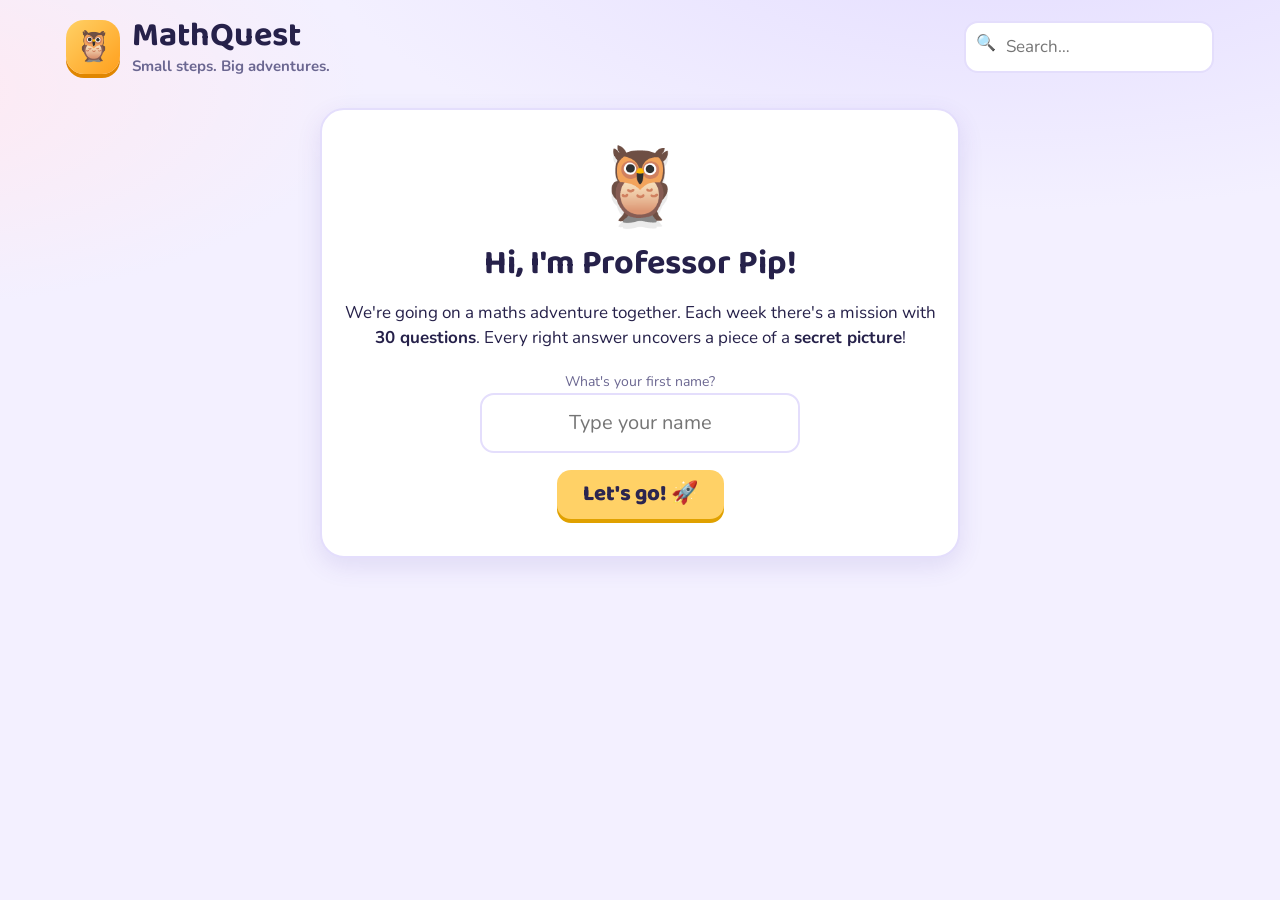
<file: index.html>
<!doctype html>
<html lang="en-AU">
<head>
<meta charset="utf-8">
<meta name="viewport" content="width=device-width, initial-scale=1">
<title>MathQuest</title>
<meta name="robots" content="noindex,nofollow">
<link rel="icon" href="data:image/svg+xml,%3Csvg xmlns='http://www.w3.org/2000/svg' viewBox='0 0 100 100'%3E%3Ctext y='.9em' font-size='90'%3E🦉%3C/text%3E%3C/svg%3E">
<link rel="preconnect" href="https://fonts.googleapis.com"><link rel="preconnect" href="https://fonts.gstatic.com" crossorigin>
<link href="https://fonts.googleapis.com/css2?family=Baloo+2:wght@600;800&family=Nunito:wght@500;700;800;900&display=swap" rel="stylesheet">
<link rel="stylesheet" href="css/style.css?v=9">
</head>
<body>
<div id="app" class="wrap"></div>
<div id="overlay"></div>
<div id="confetti" class="confetti" aria-hidden="true"></div>
<noscript><div class="wrap"><div class="card">MathQuest needs JavaScript turned on to work.</div></div></noscript>
<script src="js/config.js?v=9"></script>
<script src="js/engine.js?v=9"></script>
<script src="js/gens1.js?v=9"></script>
<script src="js/gens2.js?v=9"></script>
<script src="js/curriculum.js?v=9"></script>
<script src="js/pictures.js?v=9"></script>
<script src="js/jokes.js?v=9"></script>
<script src="js/tracker.js?v=9"></script>
<script src="js/app.js?v=9"></script>
</body>
</html>
</file>
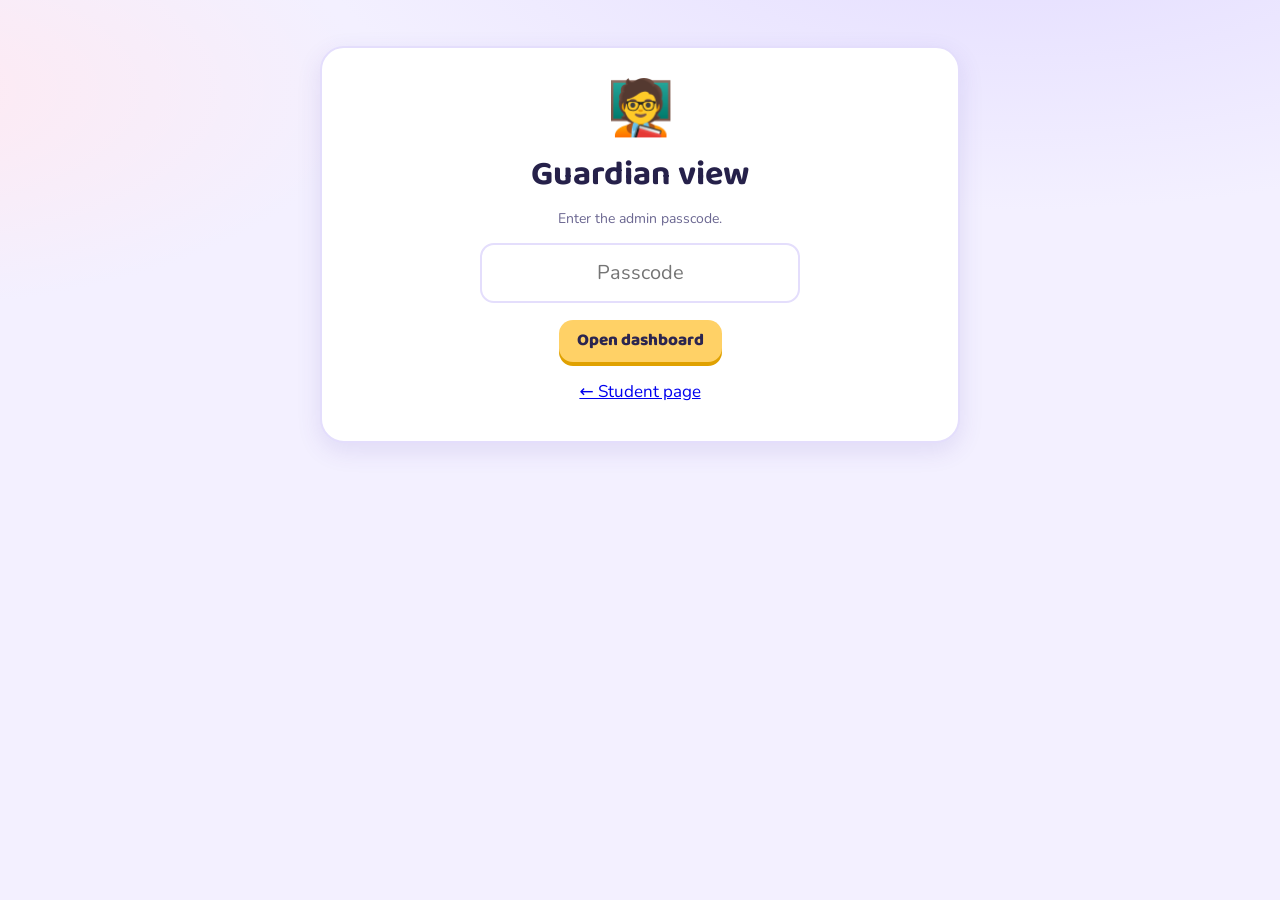
<file: admin.html>
<!doctype html>
<html lang="en-AU">
<head>
<meta charset="utf-8">
<meta name="viewport" content="width=device-width, initial-scale=1">
<title>MathQuest Admin</title>
<meta name="robots" content="noindex,nofollow">
<link rel="icon" href="data:image/svg+xml,%3Csvg xmlns='http://www.w3.org/2000/svg' viewBox='0 0 100 100'%3E%3Ctext y='.9em' font-size='90'%3E🧑‍🏫%3C/text%3E%3C/svg%3E">
<link rel="preconnect" href="https://fonts.googleapis.com"><link rel="preconnect" href="https://fonts.gstatic.com" crossorigin>
<link href="https://fonts.googleapis.com/css2?family=Baloo+2:wght@600;800&family=Nunito:wght@500;700;800;900&display=swap" rel="stylesheet">
<link rel="stylesheet" href="css/style.css?v=9">
</head>
<body>
<div id="app" class="wrap"></div>
<script src="js/config.js?v=9"></script>
<script src="js/engine.js?v=9"></script>
<script src="js/gens1.js?v=9"></script>
<script src="js/gens2.js?v=9"></script>
<script src="js/curriculum.js?v=9"></script>
<script src="js/admin.js?v=9"></script>
</body>
</html>
</file>
<file: css/style.css>
:root{--ink:#26214a;--muted:#6b6791;--bg:#f3f0ff;--card:#fff;--line:#e4defc;--purple:#6c5ce7;--purple2:#8b7cf6;--mint:#d6f7e6;--green:#1f9d62;--greenb:#38c987;--pink:#ff6b9d;--yellow:#ffd166;--orange:#ff9f1c;--sky:#dff3ff;--red:#e5484d;--shadow:0 8px 24px rgba(80,60,170,.12)}
*{box-sizing:border-box}
html{-webkit-text-size-adjust:100%}
body{margin:0;background:radial-gradient(1200px 500px at 80% -10%,#e3dcff 0,transparent 60%),radial-gradient(900px 400px at -10% 10%,#ffe9f1 0,transparent 55%),var(--bg);color:var(--ink);font:17px/1.5 "Nunito",system-ui,-apple-system,"Segoe UI",sans-serif;min-height:100vh}
h1,h2,h3,.fun{font-family:"Baloo 2","Nunito",system-ui,sans-serif;line-height:1.15}
button,input{font:inherit}
button{cursor:pointer;border:0;border-radius:14px;padding:11px 18px;font-weight:800;background:#ffd166;color:#2b2550;box-shadow:0 4px 0 #e0a100;transition:transform .08s,box-shadow .08s}
button:hover{transform:translateY(-1px)}button:active{transform:translateY(3px);box-shadow:0 1px 0 #e0a100}
button:disabled{opacity:.45;cursor:not-allowed;transform:none}
button.ghost{background:#ece8ff;color:#2b2080;box-shadow:0 4px 0 #cfc7f7}
button.warn{background:#fff0d6;color:#8a5200;box-shadow:0 4px 0 #f0d49c}
button.small{padding:7px 12px;font-size:14px;border-radius:11px}
.wrap{max-width:1180px;margin:0 auto;padding:16px}
.hidden{display:none!important}
.card{background:var(--card);border:2px solid var(--line);border-radius:24px;padding:20px;box-shadow:var(--shadow)}
.top{display:flex;gap:14px;align-items:center;justify-content:space-between;flex-wrap:wrap;margin-bottom:10px}
.brand{display:flex;gap:12px;align-items:center}
.logo{width:54px;height:54px;border-radius:18px;background:linear-gradient(135deg,var(--yellow),var(--orange));display:grid;place-items:center;font-size:30px;box-shadow:0 4px 0 #e08600}
.brand h1{margin:0;font-size:clamp(24px,4vw,34px)}
.brand p{margin:0;color:var(--muted);font-weight:700;font-size:15px}
.search{position:relative}
.search input{padding:11px 14px 11px 40px;border:2px solid var(--line);border-radius:14px;width:min(250px,60vw);background:#fff;color:var(--ink)}
.search:before{content:"🔍";position:absolute;left:12px;top:10px;font-size:16px}
.stats{display:flex;gap:10px;flex-wrap:wrap}
.chip{background:#fff;border:2px solid var(--line);border-radius:99px;padding:6px 14px;font-weight:800;font-size:15px}
.hero{display:grid;grid-template-columns:auto 1fr;gap:18px;align-items:center;background:linear-gradient(120deg,#ede8ff,#dff3ff 60%,#fff2c9);margin:8px 0 18px}
.pip{font-size:72px;filter:drop-shadow(0 6px 0 rgba(0,0,0,.08));animation:bob 3s ease-in-out infinite}
@keyframes bob{50%{transform:translateY(-6px) rotate(-3deg)}}
.bubble{background:#fff;border:2px solid var(--line);border-radius:20px;padding:12px 16px;position:relative;font-weight:700}
.bubble b{color:var(--purple)}
.grid{display:grid;grid-template-columns:repeat(auto-fill,minmax(230px,1fr));gap:14px}
.mod{background:#fff;border:2px solid var(--line);border-radius:22px;padding:16px;display:flex;flex-direction:column;gap:8px;box-shadow:var(--shadow);position:relative;overflow:hidden}
.mod .wk{font-weight:900;color:var(--purple);font-size:14px;letter-spacing:.06em;text-transform:uppercase}
.mod h3{margin:0;font-size:21px}
.mod .emojis{font-size:22px;letter-spacing:4px}
.mod.locked{opacity:.6;filter:grayscale(.5)}
.mod.done{border-color:#a8e6c6;background:linear-gradient(#fff,#f1fcf6)}
.bar{height:12px;border-radius:99px;background:#ece8fb;overflow:hidden}
.bar span{display:block;height:100%;width:0;background:linear-gradient(90deg,#38c987,#7eeab3);transition:width .4s}
.stars{font-size:20px;letter-spacing:2px}
.small{font-size:14px;color:var(--muted)}
/* start gate */
.gate{max-width:640px;margin:30px auto;text-align:center}
.gate h2{font-size:34px;margin:6px 0}
.gate ul{text-align:left;margin:14px auto;max-width:480px;padding-left:22px}
.gate input{padding:13px 16px;border:2px solid var(--line);border-radius:14px;font-size:20px;width:100%;max-width:320px;text-align:center}
/* module layout */
.mbar{position:sticky;top:0;z-index:20;background:rgba(243,240,255,.92);backdrop-filter:blur(8px);padding:10px 0;display:flex;gap:12px;align-items:center;flex-wrap:wrap;border-bottom:2px solid var(--line)}
.mbar h2{margin:0 auto 0 0;font-size:clamp(20px,3.6vw,28px)}
.layout{display:grid;grid-template-columns:minmax(0,1fr) 340px;gap:18px;margin-top:16px;align-items:start}
.side{position:sticky;top:76px;display:flex;flex-direction:column;gap:14px}
.art{position:relative;border-radius:22px;overflow:hidden;border:3px solid #fff;box-shadow:var(--shadow);aspect-ratio:6/5;background:#cfe}
.art svg.scene{width:100%;height:100%;display:block}
.tiles{position:absolute;inset:0;display:grid;grid-template-columns:repeat(6,1fr);grid-template-rows:repeat(5,1fr)}
.tile{background:linear-gradient(135deg,#8f7bff,#b79cff);border:2px solid rgba(255,255,255,.55);display:grid;place-items:center;color:#fff;font-weight:900;font-size:20px;text-shadow:0 2px 0 rgba(0,0,0,.18);transition:opacity .6s,transform .6s;font-family:"Baloo 2",sans-serif}
.tile:nth-child(3n){background:linear-gradient(135deg,#ff82b0,#ffb0cd)}
.tile:nth-child(3n+1){background:linear-gradient(135deg,#6c9cff,#9cc3ff)}
.tile.open{opacity:0;transform:scale(1.35) rotate(8deg);pointer-events:none}
.ptitle{font-weight:800;text-align:center;color:var(--purple)}
.pill{display:inline-block;background:#ece8ff;color:#4a3db0;border-radius:99px;padding:3px 12px;font-weight:800;font-size:13px}
.joke{background:linear-gradient(120deg,#fff3c7,#ffe1ec);border-radius:20px;padding:14px 18px;border:2px solid #ffe29a}
.joke .q{font-weight:800}
.joke button{margin-top:6px}
.block{margin-bottom:26px}
.bhead{display:flex;align-items:center;gap:10px;margin:8px 0 10px}
.bhead .em{font-size:32px}
.bhead h3{margin:0;font-size:24px}
.lesson{background:linear-gradient(120deg,#e9f6ff,#f3eeff);border:2px solid #cfe3ff;border-radius:20px;padding:6px 18px 14px;margin-bottom:12px}
.lesson summary{cursor:pointer;font-weight:900;color:#2b5fa8;padding:10px 0;font-size:18px}
.lesson p{margin:8px 0}
.ex{background:#fff;border-left:6px solid var(--yellow);border-radius:10px;padding:8px 12px;margin:10px 0}
.q{background:#fff;border:3px solid var(--line);border-radius:22px;padding:16px 18px;margin-bottom:14px;transition:border-color .2s,background .3s;box-shadow:0 4px 14px rgba(80,60,170,.07)}
.q.active{border-color:var(--purple2)}
.q.ok{border-color:#58d79b;background:linear-gradient(#fff,#effcf5)}
.q.rev{border-color:#ffc66d;background:#fffaf0}
.qh{display:flex;gap:10px;align-items:flex-start}
.qn{flex:none;min-width:44px;height:44px;border-radius:14px;background:var(--purple);color:#fff;display:grid;place-items:center;font-weight:900;font-family:"Baloo 2",sans-serif;font-size:20px}
.q.ok .qn{background:var(--green)}
.qp{font-size:19px;font-weight:700;padding-top:6px;user-select:none;-webkit-user-select:none}
.dgm{max-width:100%;height:auto;max-height:260px;display:block;margin:10px auto;background:#f9f8ff;border-radius:14px;padding:6px}
.dgm text{user-select:none}
.tally{height:34px;vertical-align:middle}
.eq{font-size:26px;font-weight:900;margin:8px 0;letter-spacing:.02em}
.box{display:inline-block;min-width:38px;text-align:center;border:3px dashed var(--purple2);border-radius:10px;color:var(--purple);background:#f4f1ff;padding:0 8px}
.fr{display:inline-flex;flex-direction:column;align-items:center;vertical-align:middle;margin:0 3px;line-height:1.1;font-weight:900}
.fr span:first-child{border-bottom:3px solid var(--ink);padding:0 4px}.mixed{font-size:1.3em;margin-right:3px;font-weight:900}
.dt{border-collapse:collapse;margin:8px 0}.dt th,.dt td{border:2px solid var(--line);padding:5px 12px;text-align:center}.dt th{background:#f1edff}
.ans{display:flex;gap:8px;align-items:center;flex-wrap:wrap;margin-top:12px}
.ans input{padding:11px 14px;border:3px solid #d9d2fb;border-radius:14px;font-size:20px;font-weight:800;width:190px;max-width:100%;transition:all .25s;color:var(--ink)}
.ans input:focus{outline:none;border-color:var(--purple2);box-shadow:0 0 0 4px rgba(108,92,231,.15)}
.ans input.good{border-color:#2ec27e;background:#d6f7e6;color:#0d6b3e;animation:pop .4s}
.ans input.bad{border-color:#ff8f8f;background:#fff0f0;animation:shake .4s}
.ans .pre,.ans .unit{font-weight:900;color:var(--muted)}
@keyframes pop{50%{transform:scale(1.07)}}@keyframes shake{25%{transform:translateX(-7px)}75%{transform:translateX(7px)}}
.choices{display:flex;flex-wrap:wrap;gap:10px;margin-top:12px}
.choices button{background:#f2efff;color:var(--ink);box-shadow:0 4px 0 #d9d2fb;font-size:18px}
.choices button.good{background:#2ec27e;color:#fff;box-shadow:0 4px 0 #1a8b59}
.choices button.bad{background:#ffd9d9;color:#8a1f1f;box-shadow:0 4px 0 #f3b3b3;animation:shake .4s}
.fb{margin-top:10px;font-weight:800}
.fb.good{color:#0d7a46}.fb.bad{color:#a24b00}
.sol{background:#f1fbf6;border:2px dashed #9be3c0;border-radius:14px;padding:8px 12px;margin-top:10px;font-size:16px}
.hint{background:#fff7dc;border:2px dashed #ffd46b;border-radius:14px;padding:8px 12px;margin-top:10px;font-size:16px}
.clue{background:#eef4ff;border:2px solid #c9dcff;border-radius:16px;padding:10px 14px;margin-top:10px;font-size:16px}
.tools{display:flex;gap:8px;flex-wrap:wrap;margin-top:12px}
.pipbox{display:flex;gap:10px;align-items:flex-start}.pipbox .e{font-size:30px}
/* overlay + modal */
.ov{position:fixed;inset:0;background:rgba(38,33,74,.82);z-index:100;display:grid;place-items:center;padding:20px}
.modal{background:#fff;border-radius:28px;max-width:520px;width:100%;padding:26px;text-align:center;max-height:92vh;overflow:auto}
.modal h2{font-size:32px;margin:0 0 6px}
.confetti{position:fixed;inset:0;pointer-events:none;z-index:120;overflow:hidden}
.confetti i{position:absolute;top:-30px;font-style:normal;font-size:26px;animation:fall linear forwards}
@keyframes fall{to{transform:translateY(110vh) rotate(540deg);opacity:.9}}
.toast{position:fixed;left:50%;bottom:22px;transform:translateX(-50%);background:var(--ink);color:#fff;padding:10px 18px;border-radius:99px;font-weight:800;z-index:90;box-shadow:var(--shadow)}
.fsbtn{background:#fff0d6;color:#8a5200;box-shadow:0 4px 0 #f0d49c}
@media(max-width:900px){.layout{grid-template-columns:1fr}.side{position:static;order:-1}.hero{grid-template-columns:1fr;text-align:center}.pip{font-size:56px}.mbar{position:static}.art{max-width:300px;margin:auto;width:100%}.side{gap:8px}}
@media(max-width:520px){body{font-size:16px}.wrap{padding:12px}.tile{font-size:15px}.qp{font-size:17px}.ans input{width:150px}}
@media(prefers-reduced-motion:reduce){*{animation:none!important;transition:none!important}}
/* admin */
.atable{width:100%;border-collapse:collapse;font-size:14px;background:#fff;border-radius:14px;overflow:hidden}
.atable th,.atable td{padding:8px 10px;border-bottom:1px solid var(--line);text-align:left;vertical-align:top}
.atable th{background:#f1edff;position:sticky;top:0}
.atable tr.leave td{background:#fff3f0}.atable tr.blocked td{background:#fff9e6}
.tag{display:inline-block;border-radius:99px;padding:2px 10px;font-size:12px;font-weight:900}
.tag.red{background:#ffe0e0;color:#a11}.tag.green{background:#d6f7e6;color:#0b6b3b}.tag.amber{background:#fff0c9;color:#8a5200}.tag.blue{background:#e3eeff;color:#1b4fa0}.tag.grey{background:#eee;color:#555}
.kpis{display:grid;grid-template-columns:repeat(auto-fit,minmax(170px,1fr));gap:12px;margin:14px 0}
.kpi{background:#fff;border:2px solid var(--line);border-radius:18px;padding:14px}.kpi b{display:block;font-size:30px;font-family:"Baloo 2",sans-serif}
.mgrid{display:grid;grid-template-columns:repeat(auto-fill,minmax(64px,1fr));gap:8px}
.mcell{border:2px solid var(--line);border-radius:12px;padding:6px;text-align:center;background:#fff;cursor:pointer;font-weight:800;font-size:13px}
.mcell.done{background:#d6f7e6;border-color:#8be0b6}.mcell.part{background:#fff3c9;border-color:#ffd46b}.mcell.flag{box-shadow:inset 0 -4px 0 var(--red)}
.mcell.sel{outline:3px solid var(--purple)}
</file>
